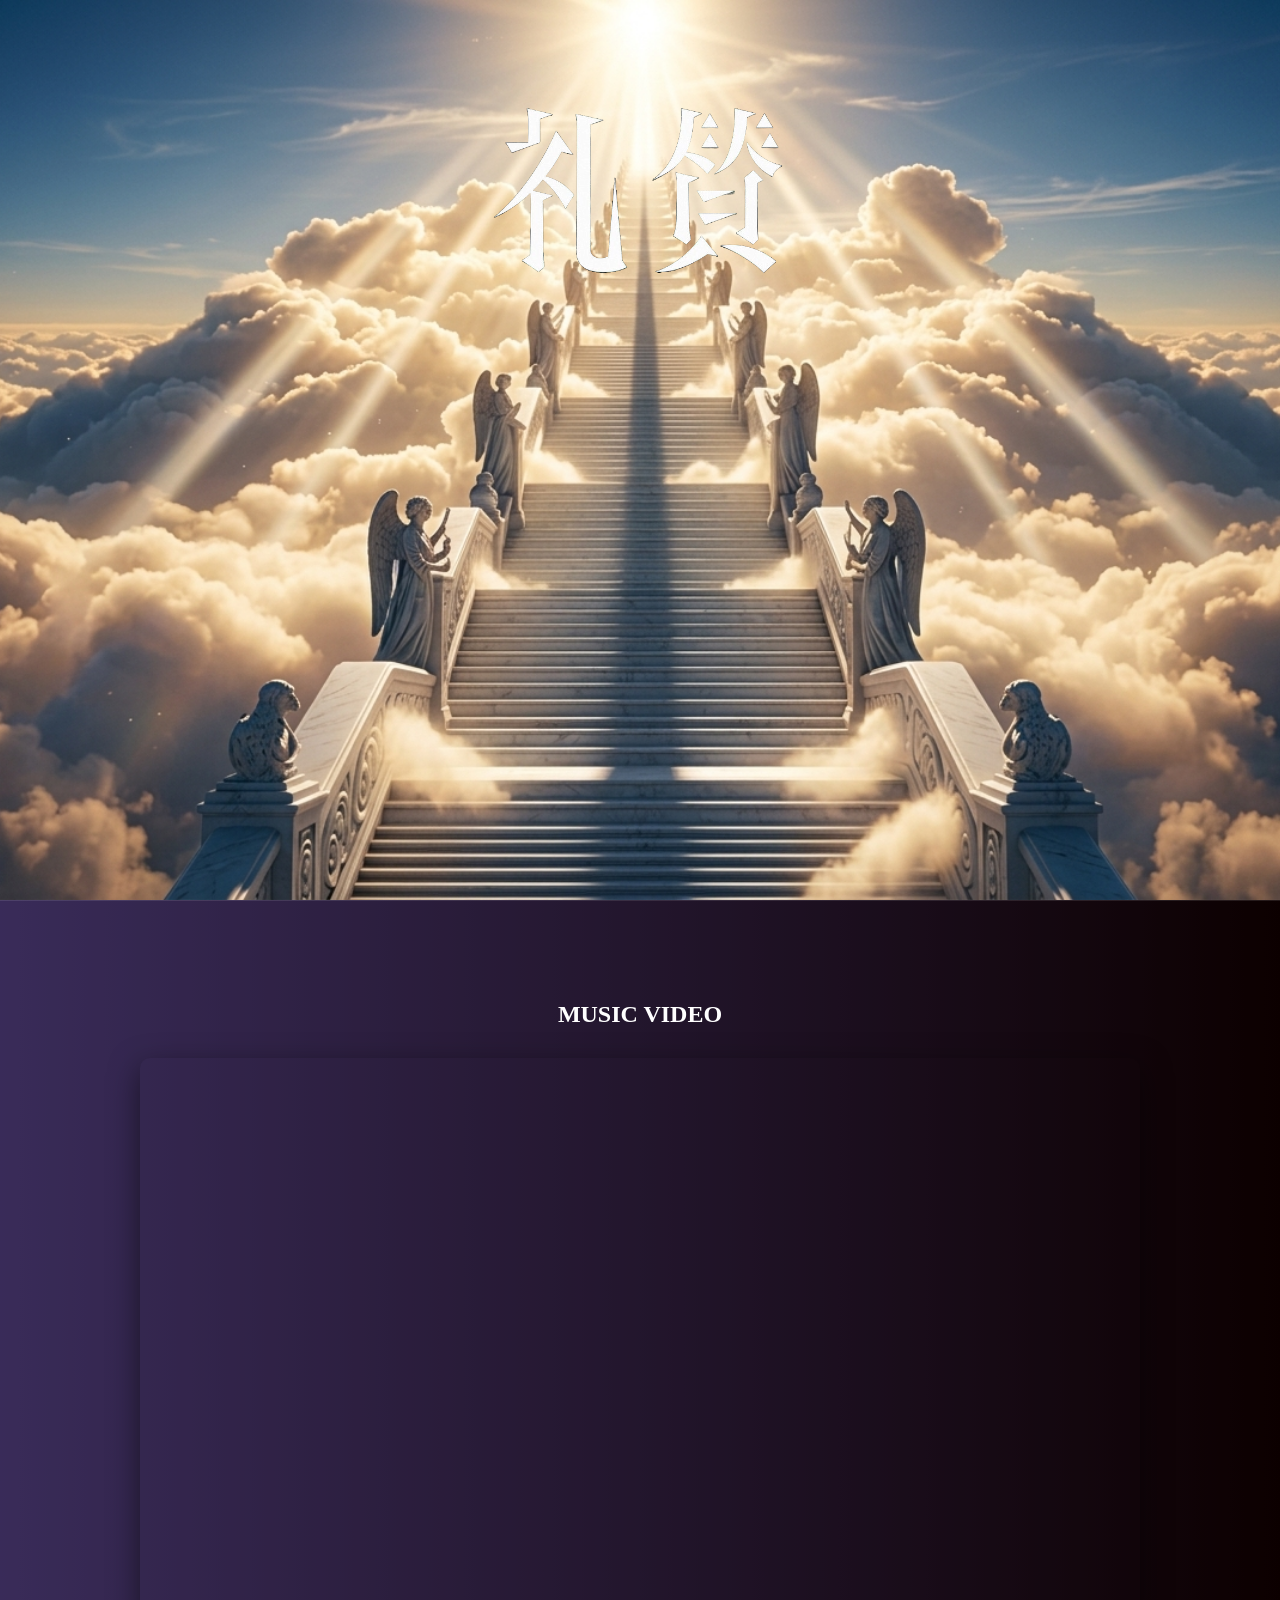
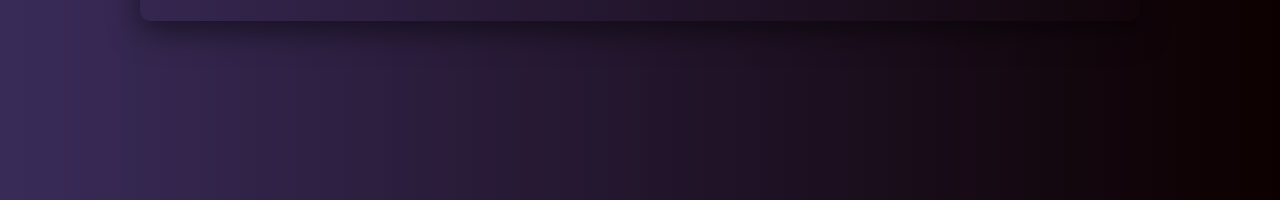
<file: index.html>
<!DOCTYPE html>
<html lang="ja">
<head>
    <meta charset="UTF-8">
    <meta name="viewport" content="width=device-width, initial-scale=1.0">
    <title>礼賛ファンが作ったサイト</title>
    <link rel="stylesheet" href="style.css">
    <link rel="stylesheet" href="https://cdnjs.cloudflare.com/ajax/libs/font-awesome/6.5.1/css/all.min.css">
</head>
<body class="loading">
    <!-- 導入演出（スプラッシュスクリーン） -->
    <div id="splash">
        <img src="data/Rogo.jpg" alt="礼賛" class="splash-logo">
    </div>

    <nav>
        <ul>
            <li><a href="#top">TOP</a></li>
            <li><a href="#music-video">MUSIC VIDEO</a></li>
            <li><a href="member.html">MEMBER</a></li>
        </ul>
    </nav>
    <div class="haikei" id="top">
        <img src="data/Hyousi.jpg" alt="" class="main-img">
        <h1><img src="data/Rogo.jpg" alt="礼賛" class="logo-img"></h1>
        <div class="main-sns-links">
            <a href="https://www.youtube.com/@raisan_official" target="_blank" title="YouTube"><i class="fa-brands fa-youtube"></i></a>
            <a href="https://twitter.com/raisan_official" target="_blank" title="X"><i class="fa-brands fa-x-twitter"></i></a>
            <a href="https://www.instagram.com/raisan_official" target="_blank" title="Instagram"><i class="fa-brands fa-instagram"></i></a>
            <a href="https://open.spotify.com/intl-ja/artist/6s47v81SP75AAu01joweqx" target="_blank" title="Spotify"><i class="fa-brands fa-spotify"></i></a>
        </div>
    </div>

    <section id="music-video">
    <h2>MUSIC VIDEO</h2>
    <div class="video-grid">
        <!-- 1つ目：誰もしらない -->
        <div class="video-container">
            <iframe src="https://www.youtube-nocookie.com/embed/9Kuu948JIho" title="礼賛 - 誰もしらない" frameborder="0" allow="accelerometer; autoplay; clipboard-write; encrypted-media; gyroscope; picture-in-picture; web-share" allowfullscreen></iframe>
        </div>
    </div>
</section>

    <!-- SNS外部スクリプト -->
    <script async src="https://platform.twitter.com/widgets.js" charset="utf-8"></script>

    <!-- 導入演出を終了させるスクリプト -->
    <script>
        window.addEventListener('load', () => {
            setTimeout(() => {
                document.body.classList.remove('loading');
                document.body.classList.add('loaded');
            }, 2000); // 2秒後に演出を終了
        });
    </script>
</body>
</html>
</file>
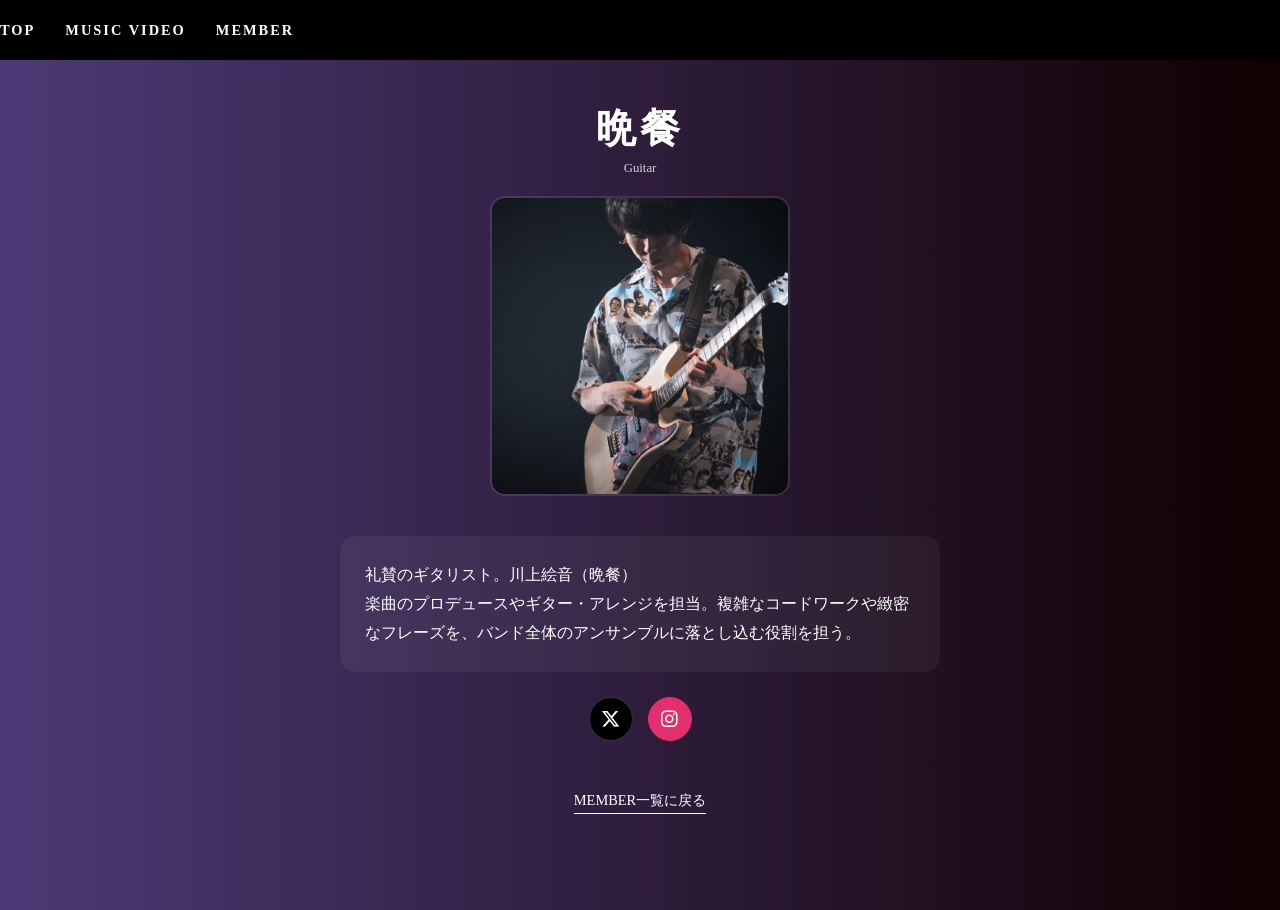
<file: bansan.html>
<!DOCTYPE html>
<html lang="ja">
<head>
    <meta charset="UTF-8">
    <meta name="viewport" content="width=device-width, initial-scale=1.0">
    <title>晩餐 | 礼賛 OFFICIAL SITE</title>
    <link rel="stylesheet" href="style.css">
    <link rel="stylesheet" href="https://cdnjs.cloudflare.com/ajax/libs/font-awesome/6.5.1/css/all.min.css">
</head>
<body>
    <nav>
        <ul>
            <li><a href="index.html#top">TOP</a></li>
            <li><a href="index.html#music-video">MUSIC VIDEO</a></li>
            <li><a href="member.html">MEMBER</a></li>
        </ul>
    </nav>

    <section id="member-detail">
        <div class="member-detail-container">
            <h2 class="member-detail-name">晩餐</h2>
            <p class="member-role">Guitar</p>
            <img src="data/bansan2.jpg" alt="晩餐" class="member-detail-photo"> <!-- 晩餐の大きな写真をbansan2.jpgとして表示します -->
            
            <div class="member-bio">
                <p>礼賛のギタリスト。川上絵音（晩餐）</p>
                <p>楽曲のプロデュースやギター・アレンジを担当。複雑なコードワークや緻密なフレーズを、バンド全体のアンサンブルに落とし込む役割を担う。</p>
            </div>

            <div class="member-sns-links">
                <a href="https://x.com/indigolaEnd" target="_blank" class="x-link" title="X"><i class="fa-brands fa-x-twitter"></i></a>
                <a href="https://www.instagram.com/indigolaend/" target="_blank" class="insta-link" title="Instagram"><i class="fa-brands fa-instagram"></i></a>
            </div>

            <div class="back-home">
                <a href="member.html">MEMBER一覧に戻る</a>
            </div>
        </div>
    </section>
</body>
</html>
</file>
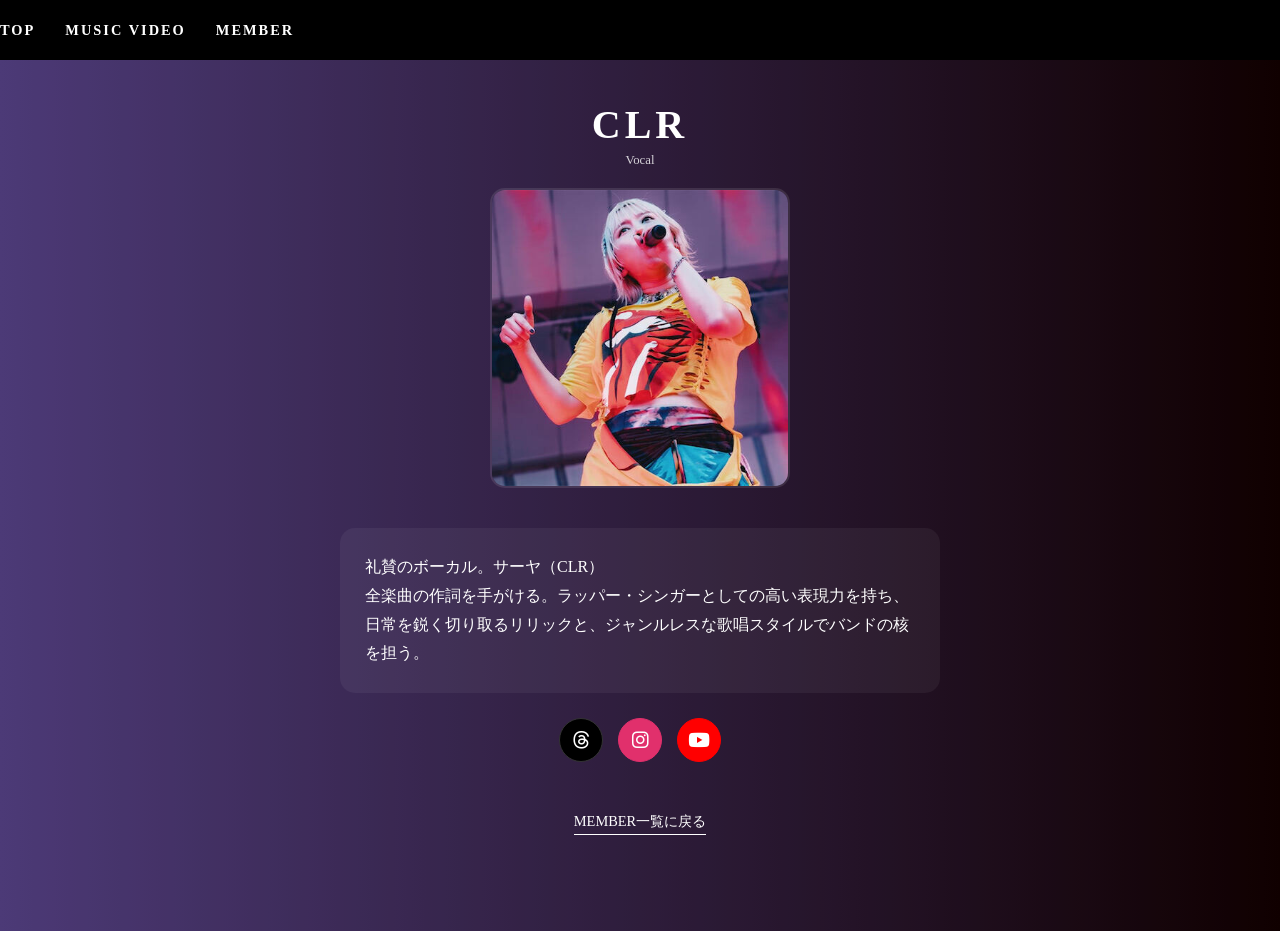
<file: clr.html>
<!DOCTYPE html>
<html lang="ja">
<head>
    <meta charset="UTF-8">
    <meta name="viewport" content="width=device-width, initial-scale=1.0">
    <title>CLR | 礼賛 OFFICIAL SITE</title>
    <link rel="stylesheet" href="style.css">
    <link rel="stylesheet" href="https://cdnjs.cloudflare.com/ajax/libs/font-awesome/6.5.1/css/all.min.css">
</head>
<body>
    <nav>
        <ul>
            <li><a href="index.html#top">TOP</a></li>
            <li><a href="index.html#music-video">MUSIC VIDEO</a></li>
            <li><a href="member.html">MEMBER</a></li>
        </ul>
    </nav>

    <section id="member-detail">
        <div class="member-detail-container">
            <h2 class="member-detail-name">CLR</h2>
            <p class="member-role">Vocal</p>
            <img src="data/clr2.jpg" alt="CLR" class="member-detail-photo"> <!-- CLRの大きな写真を表示します -->
            
            <div class="member-bio">
                <p>礼賛のボーカル。サーヤ（CLR）</p>
                <p>全楽曲の作詞を手がける。ラッパー・シンガーとしての高い表現力を持ち、日常を鋭く切り取るリリックと、ジャンルレスな歌唱スタイルでバンドの核を担う。</p>
            </div>

            <div class="member-sns-links">
                <a href="https://www.threads.net/@sa_ya__official" target="_blank" class="threads-link" title="Threads"><i class="fa-brands fa-threads"></i></a>
                <a href="https://www.instagram.com/sa_ya__official/" target="_blank" class="insta-link" title="Instagram"><i class="fa-brands fa-instagram"></i></a>
                <a href="https://www.youtube.com/@sa_yaSpecialProgram" target="_blank" class="youtube-link" title="YouTube"><i class="fa-brands fa-youtube"></i></a>
            </div>

            <div class="back-home">
                <a href="member.html">MEMBER一覧に戻る</a>
            </div>
        </div>
    </section>
</body>
</html>
</file>
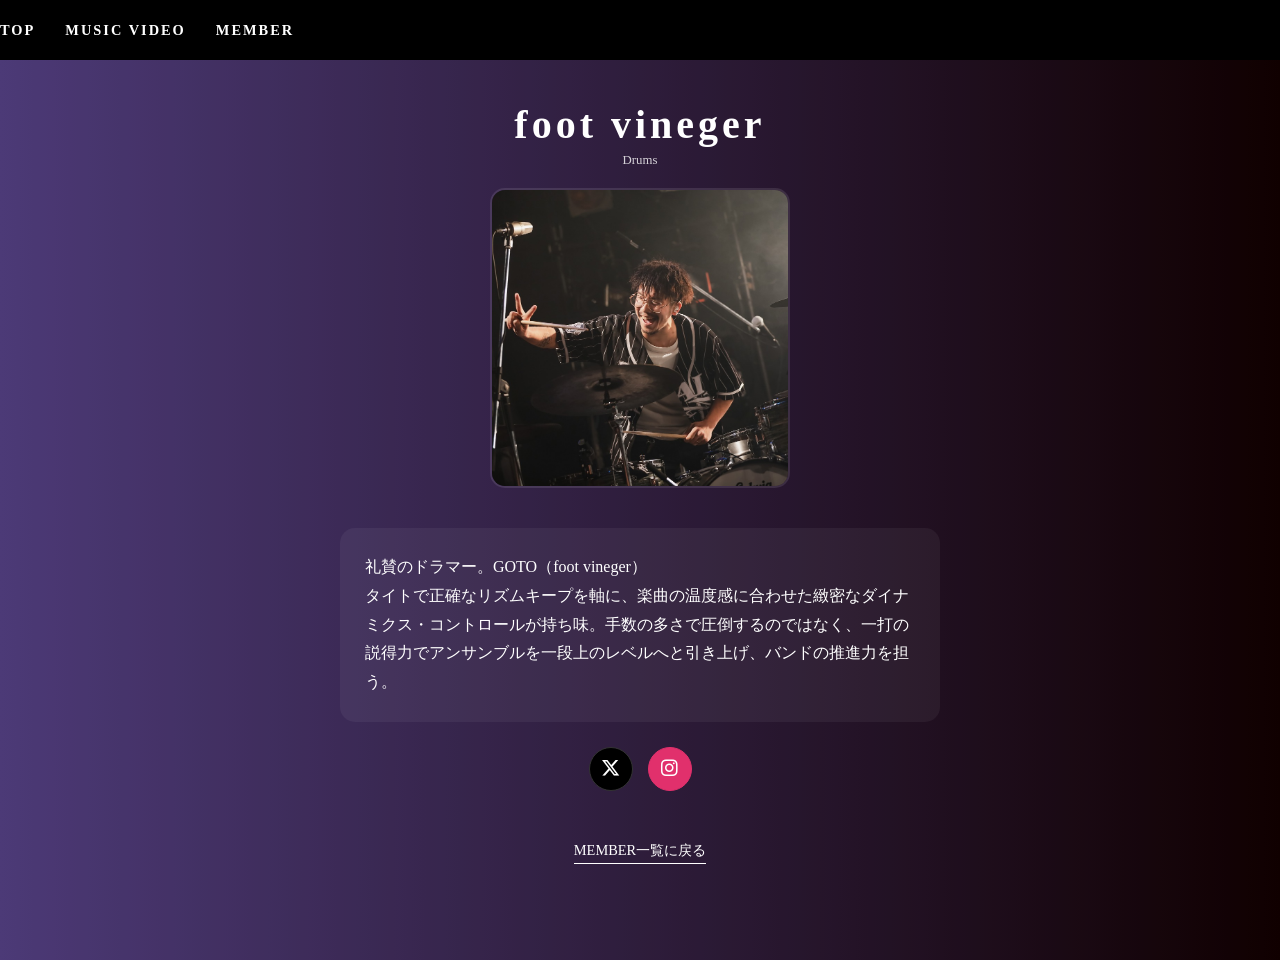
<file: foot-vineger.html>
<!DOCTYPE html>
<html lang="ja">
<head>
    <meta charset="UTF-8">
    <meta name="viewport" content="width=device-width, initial-scale=1.0">
    <title>foot vineger | 礼賛 OFFICIAL SITE</title>
    <link rel="stylesheet" href="style.css">
    <link rel="stylesheet" href="https://cdnjs.cloudflare.com/ajax/libs/font-awesome/6.5.1/css/all.min.css">
</head>
<body>
    <nav>
        <ul>
            <li><a href="index.html#top">TOP</a></li>
            <li><a href="index.html#music-video">MUSIC VIDEO</a></li>
            <li><a href="member.html">MEMBER</a></li>
        </ul>
    </nav>

    <section id="member-detail">
        <div class="member-detail-container">
            <h2 class="member-detail-name">foot vineger</h2>
            <p class="member-role">Drums</p>
            <img src="data/foot-vineger2.jpg" alt="foot vineger" class="member-detail-photo"> <!-- foot vinegerの大きな写真を表示します -->
            
            <div class="member-bio">
                <p>礼賛のドラマー。GOTO（foot vineger）</p>
                <p>タイトで正確なリズムキープを軸に、楽曲の温度感に合わせた緻密なダイナミクス・コントロールが持ち味。手数の多さで圧倒するのではなく、一打の説得力でアンサンブルを一段上のレベルへと引き上げ、バンドの推進力を担う。</p>
            </div>

            <div class="member-sns-links">
                <a href="https://x.com/GOTO_Drums" target="_blank" class="x-link" title="X"><i class="fa-brands fa-x-twitter"></i></a>
                <a href="https://www.instagram.com/goto_drums/?hl=ja" target="_blank" class="insta-link" title="Instagram"><i class="fa-brands fa-instagram"></i></a>
            </div>

            <div class="back-home">
                <a href="member.html">MEMBER一覧に戻る</a>
            </div>
        </div>
    </section>
</body>
</html>
</file>
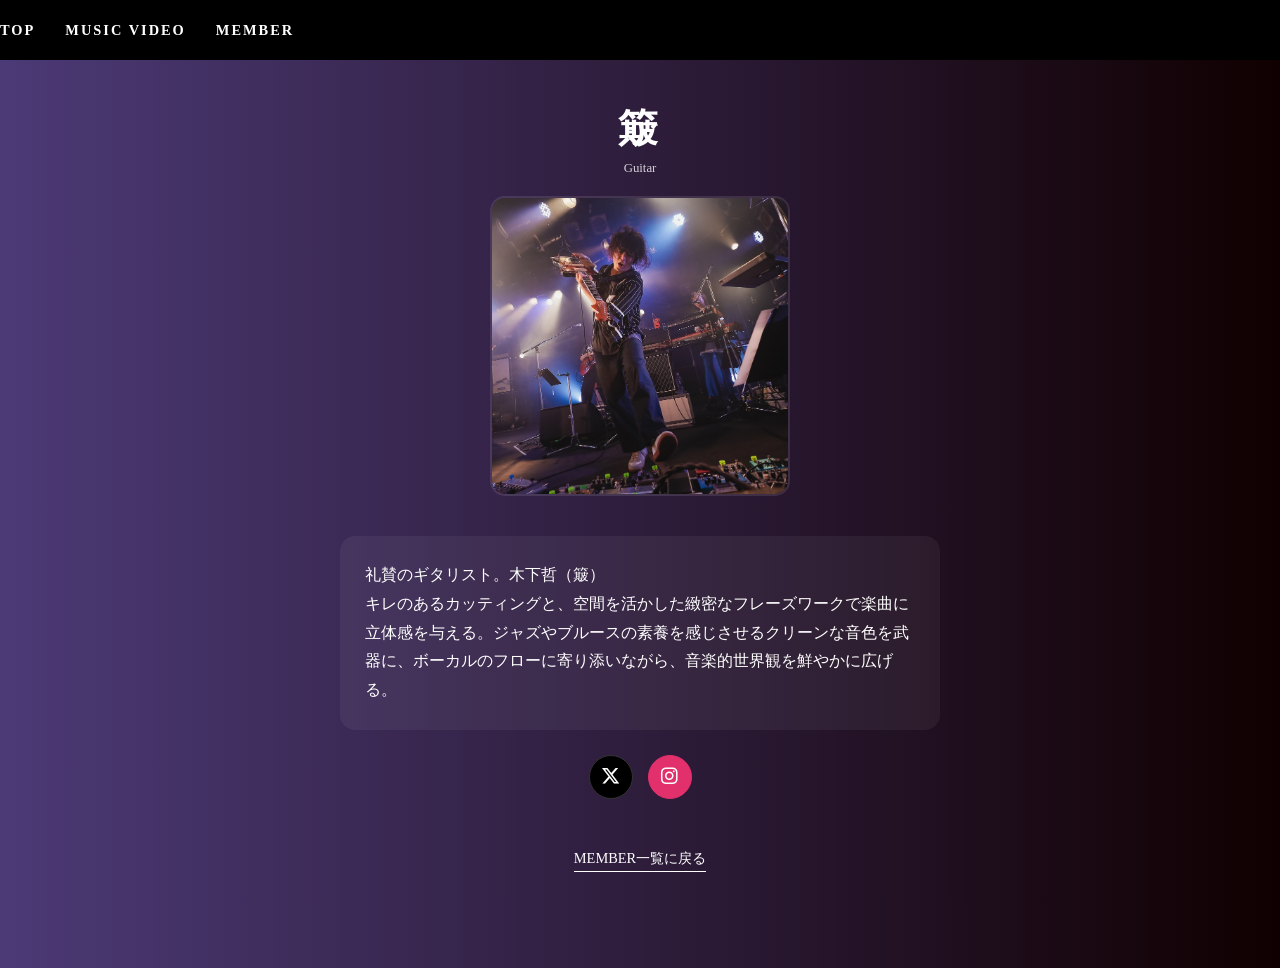
<file: hirareru.html>
<!DOCTYPE html>
<html lang="ja">
<head>
    <meta charset="UTF-8">
    <meta name="viewport" content="width=device-width, initial-scale=1.0">
    <title>簸 | 礼賛 OFFICIAL SITE</title>
    <link rel="stylesheet" href="style.css">
    <link rel="stylesheet" href="https://cdnjs.cloudflare.com/ajax/libs/font-awesome/6.5.1/css/all.min.css">
</head>
<body>
    <nav>
        <ul>
            <li><a href="index.html#top">TOP</a></li>
            <li><a href="index.html#music-video">MUSIC VIDEO</a></li>
            <li><a href="member.html">MEMBER</a></li>
        </ul>
    </nav>

    <section id="member-detail">
        <div class="member-detail-container">
            <h2 class="member-detail-name">簸</h2>
            <p class="member-role">Guitar</p>
            <img src="data/hirareru2.jpg" alt="簸" class="member-detail-photo"> <!-- 簸の大きな写真を表示します -->
            
            <div class="member-bio">
                <p>礼賛のギタリスト。木下哲（簸）</p>
                <p>キレのあるカッティングと、空間を活かした緻密なフレーズワークで楽曲に立体感を与える。ジャズやブルースの素養を感じさせるクリーンな音色を武器に、ボーカルのフローに寄り添いながら、音楽的世界観を鮮やかに広げる。</p>
            </div>

            <div class="member-sns-links">
                <a href="https://x.com/teznagi" target="_blank" class="x-link" title="X"><i class="fa-brands fa-x-twitter"></i></a>
                <a href="https://www.instagram.com/teznagi/" target="_blank" class="insta-link" title="Instagram"><i class="fa-brands fa-instagram"></i></a>
            </div>

            <div class="back-home">
                <a href="member.html">MEMBER一覧に戻る</a>
            </div>
        </div>
    </section>
</body>
</html>
</file>
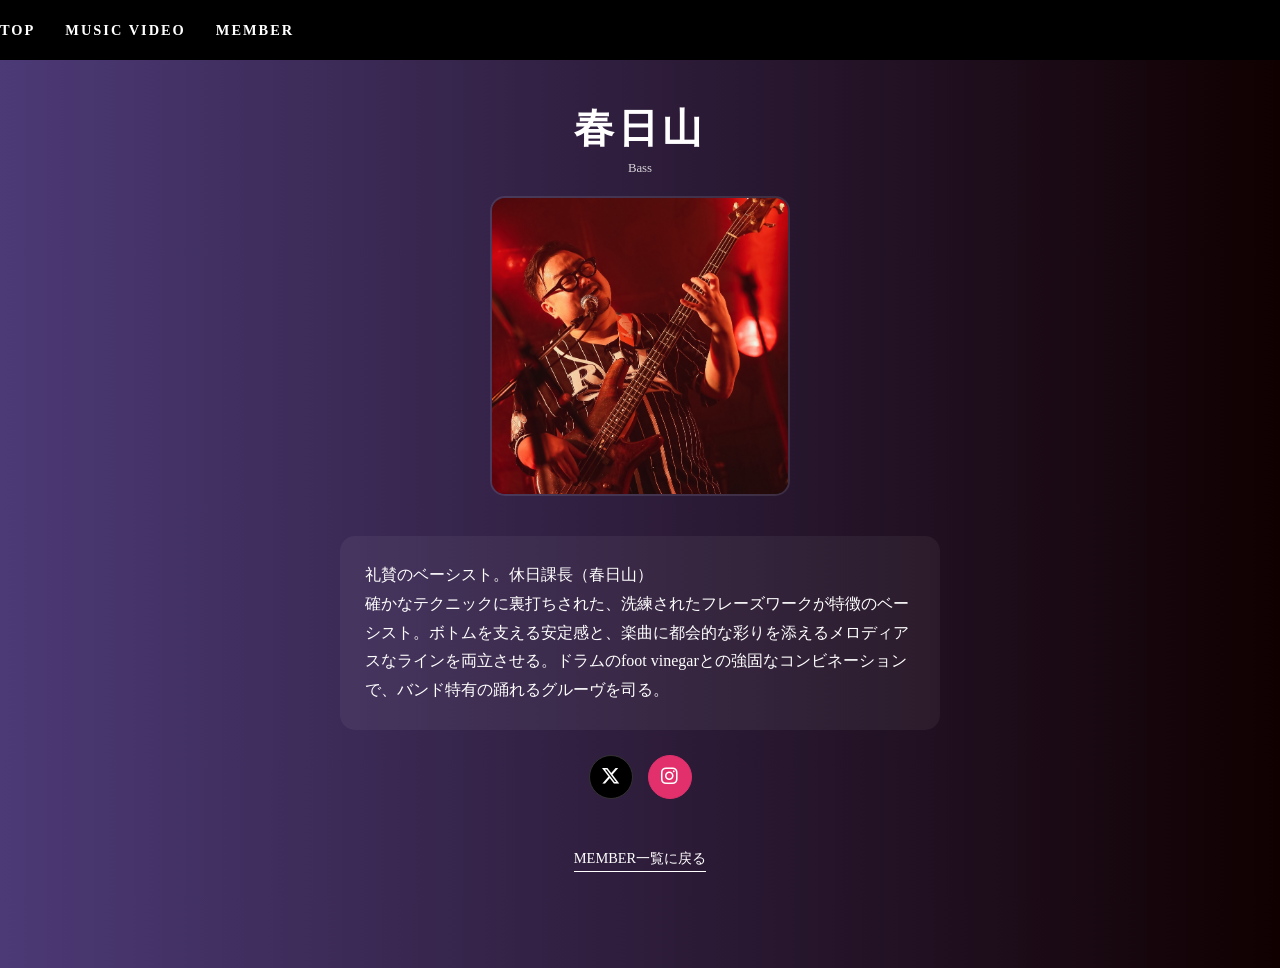
<file: kasugayama.html>
<!DOCTYPE html>
<html lang="ja">
<head>
    <meta charset="UTF-8">
    <meta name="viewport" content="width=device-width, initial-scale=1.0">
    <title>春日山 | 礼賛 OFFICIAL SITE</title>
    <link rel="stylesheet" href="style.css">
    <link rel="stylesheet" href="https://cdnjs.cloudflare.com/ajax/libs/font-awesome/6.5.1/css/all.min.css">
</head>
<body>
    <nav>
        <ul>
            <li><a href="index.html#top">TOP</a></li>
            <li><a href="index.html#music-video">MUSIC VIDEO</a></li>
            <li><a href="member.html">MEMBER</a></li>
        </ul>
    </nav>

    <section id="member-detail">
        <div class="member-detail-container">
            <h2 class="member-detail-name">春日山</h2>
            <p class="member-role">Bass</p>
            <img src="data/kasugayama2.jpg" alt="春日山" class="member-detail-photo"> <!-- 春日山の大きな写真を表示します -->
            
            <div class="member-bio">
                <p>礼賛のベーシスト。休日課長（春日山）</p>
                <p>確かなテクニックに裏打ちされた、洗練されたフレーズワークが特徴のベーシスト。ボトムを支える安定感と、楽曲に都会的な彩りを添えるメロディアスなラインを両立させる。ドラムのfoot vinegarとの強固なコンビネーションで、バンド特有の踊れるグルーヴを司る。</p>
            </div>

            <div class="member-sns-links">
                <a href="https://x.com/eninaranaiotoko?lang=ja" target="_blank" class="x-link" title="X"><i class="fa-brands fa-x-twitter"></i></a>
                <a href="https://www.instagram.com/kyujitsu_kacho/" target="_blank" class="insta-link" title="Instagram"><i class="fa-brands fa-instagram"></i></a>
            </div>

            <div class="back-home">
                <a href="member.html">MEMBER一覧に戻る</a>
            </div>
        </div>
    </section>
</body>
</html>
</file>
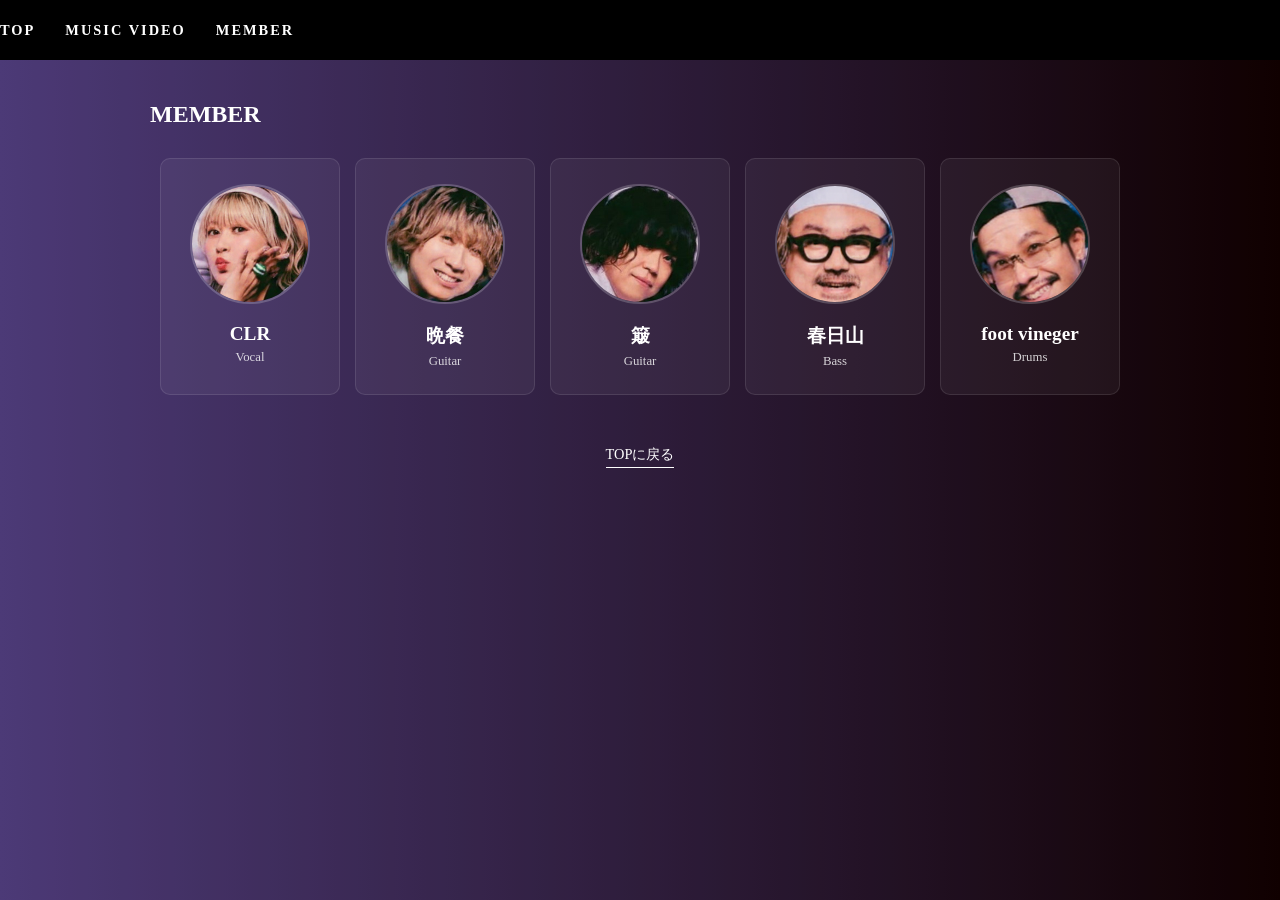
<file: member.html>
<!DOCTYPE html>
<html lang="ja">
<head>
    <meta charset="UTF-8">
    <meta name="viewport" content="width=device-width, initial-scale=1.0">
    <title>MEMBER | 礼賛 OFFICIAL SITE</title>
    <link rel="stylesheet" href="style.css">
</head>
<body>
    <nav>
        <ul>
            <li><a href="index.html#top">TOP</a></li>
            <li><a href="index.html#music-video">MUSIC VIDEO</a></li>
            <li><a href="member.html">MEMBER</a></li>
        </ul>
    </nav>

    <section id="member-list">
        <div class="container">
            <h2>MEMBER</h2>
            <div class="member-grid">
                <a href="clr.html" class="member-card">
                    <img src="data/clr.jpg" alt="CLR" class="member-photo">
                    <div class="member-name">CLR</div>
                    <p class="member-role">Vocal</p>
                </a>
                <a href="bansan.html" class="member-card">
                    <img src="data/bansan.jpg" alt="晩餐" class="member-photo">
                    <div class="member-name">晩餐</div>
                    <p class="member-role">Guitar</p>
                </a>
                <a href="hirareru.html" class="member-card">
                    <img src="data/hirareru.jpg" alt="簸" class="member-photo">
                    <div class="member-name">簸</div>
                    <p class="member-role">Guitar</p>
                </a>
                <a href="kasugayama.html" class="member-card">
                    <img src="data/kasugayama.jpg" alt="春日山" class="member-photo">
                    <div class="member-name">春日山</div>
                    <p class="member-role">Bass</p>
                </a>
                <a href="foot-vineger.html" class="member-card">
                    <img src="data/foot-vineger.jpg" alt="foot vineger" class="member-photo">
                    <div class="member-name">foot vineger</div>
                    <p class="member-role">Drums</p>
                </a>
            </div>
            <div class="back-home">
                <a href="index.html">TOPに戻る</a>
            </div>
        </div>
    </section>

</body>
</html>
</file>
<file: style.css>
html {
    height: 100%;
    background: linear-gradient(90deg, rgb(95, 72, 148), rgb(20, 0, 0)); /* htmlにも背景を設定して隙間を防止します */
    scroll-behavior: smooth; /* ページ内リンクで移動する際に、動きを滑らかにします */
} /* HTML設定の終わりです */

*{ /* 全ての要素（タグ）に適用される一括設定です */
    margin: 0; /* 外側の余白を一度すべてゼロにします */
    padding: 0; /* 内側の余白を一度すべてゼロにします */
    box-sizing: border-box; /* パディングや枠線を幅に含める計算方式にしてズレを防ぎます */
    scroll-padding-top: 60px; /* リンク移動した際、上のメニューに隠れないよう上部を空けます */
} /* 全要素設定の終わりです */

body { /* ページのボディ全体への設定です */
    /* min-height: 100vh により、コンテンツが少なくても画面全体を背景色で満たします */
    min-height: 100vh; /* 画面全体の高さを最低限確保します */
    background: linear-gradient(90deg, rgb(95, 72, 148), rgb(20, 0, 0)); /* 紫から黒へのグラデーション背景です */
    background-attachment: fixed; /* スクロールしても背景が固定されるようにします */
} /* body設定の終わりです */

nav { /* 上部メニューバーの設定です */
    height: 60px; /* メニューの高さを60ピクセルに固定します */
    display: flex; /* 中の要素を横に並べるための仕組みです */
    align-items: center; /* メニュー項目を上下中央に配置します */
    position: fixed; /* スクロールしてもメニューが常に上に表示されるように固定 */
    top: 0;
    width: 100%;
    z-index: 10;
    background-color: rgb(0, 0, 0); /* 不透明な黒 */
}

nav ul {
    list-style: none;
    display: flex;
    justify-content: center; /* 左揃えから中央揃えに戻す */
    gap: 30px;
}

nav ul li a {
    color: white;
    text-decoration: none;
    font-weight: bold;
    font-size: 0.9rem;
    letter-spacing: 2px;
}

.haikei {
    /* flexboxによる中央配置は、子要素をabsoluteにするため不要になります */
    /* display: flex; */
    /* justify-content: center; */
    /* align-items: center; */
    min-height: 100vh;
    position: relative;      /* 子要素の absolute の基準になります */
    overflow: hidden;
    /* 下に向かって暗くなるグラデーションを重ねて、次のセクションとの境目を自然にする */
    background: linear-gradient(to bottom, transparent 70%, rgba(0,0,0,0.4) 100%); /* 次のセクションの背景色に合わせて透明度を調整 */
}

/* 背景画像が最背面に来るように微調整 */
.main-img {
    z-index: 0;
}

.haikei h1 {
    position: absolute;
    top: 60px;               /* ナビ(60px)のすぐ下に配置 */
    left: 50%;               /* 中央に配置 */
    transform: translateX(-50%);
    z-index: 2;
}

.logo-img {
    width: 35vw;             /* ロゴを大きく調整 */
    min-width: 180px;        /* 最小サイズも大きくします */
    height: auto;
    filter: drop-shadow(2px 2px 10px rgba(0,0,0,0.5)); /* 画像の形に合わせた影を付与 */
}

.main-img {
    position: absolute;      /* 画像も絶対配置にして、h1とは独立して中央に配置 */
    top: 60px;               /* ナビ(60px)のすぐ下に配置 */
    left: 50%;               /* 親要素の左端から50% */
    transform: translateX(-50%); /* 左右中央揃えのみ（上下中央を解除） */
    z-index: 1;
    width: 90%;              /* max-widthではなくwidthを指定してサイズを強制的に拡大 */
    height: auto;
    box-shadow: 0 0 20px rgba(0,0,0,0.5); /* 画像に影をつけて浮き立たせる */
}

.main-sns-links {
    position: absolute;
    bottom: 5vh;             /* 画面下部から5%の位置に固定 */
    left: 50%;
    transform: translateX(-50%);
    display: flex;           /* ボタンを並べるための設定です */
    flex-direction: row;     /* 確実に横並びになるように指定します */
    gap: 20px;
    z-index: 3;
}

.main-sns-links a {
    color: white;
    text-decoration: none;
    border: 1px solid white;
    width: 50px;
    height: 50px;
    border-radius: 50%;
    display: flex;
    align-items: center;
    justify-content: center;
    font-size: 1.4rem;
    transition: all 0.3s ease;
    background-color: rgba(0, 0, 0, 0.2);
}

/* 各ボタンのブランドカラー設定 */
.main-sns-links a:nth-child(1) { /* YouTube: 赤 */
    background-color: #ff0000;
    border-color: #ff0000;
}

.main-sns-links a:nth-child(2) { /* X: 黒 */
    background-color: #000000;
    border-color: #000000;
}

.main-sns-links a:nth-child(3) { /* Instagram: ピンク */
    background-color: #e1306c;
    border-color: #e1306c;
}

.main-sns-links a:nth-child(4) { /* Spotify: 緑 */
    background-color: #1db954;
    border-color: #1db954;
}

.main-sns-links a:hover {
    background-color: white;
    color: black;
}

/* 画面の横幅が768px以下の時（スマホ・タブレット）の調整 */
@media (max-width: 768px) {
    .haikei {
        min-height: 100vh;   /* 画面全体を覆うようにして、スクロールするまで次が見えないようにする */
    }

    nav ul {
        flex-wrap: wrap;    /* メニューが多い場合に折り返して表示 */
        gap: 15px;          /* 間隔を狭くして収まりやすくする */
        padding: 0 10px;
    }
    nav ul li a {
        font-size: 0.75rem; /* 文字を少し小さくする */
    }

    .haikei h1 {
        position: absolute; /* メニュー項目(TOP等)との重なりを避けるため、絶対配置に変更 */
        top: 60px;          /* ナビのすぐ下 */
        left: 50%;          /* 水平方向の中央に配置 */
        transform: translateX(-50%); /* 要素自身の幅の半分だけ左に戻して完全に中央寄せ */
        z-index: 2;
    }
    .logo-img {
        width: 70vw;        /* スマホ版のロゴを大きく */
        max-width: 250px;   /* 最大幅も大きく調整 */
        min-width: auto;
    }
    .main-img {
        width: 100%;     /* 確実に幅を専有させる */
        height: unset;   /* height: auto; を解除し、top/bottom で高さを制御 */
        max-height: unset; /* 縦の高さ制限を解除 */
        object-fit: cover; /* 画像全体が領域を覆うように拡大・トリミング */
        top: 60px;       /* スマホ版でもナビのすぐ下 */
        bottom: 10vh;    /* SNSリンクの上端に合わせる */
        transform: translateX(-50%);
    }

    .main-sns-links {
        bottom: 10vh;    /* セクションを短くした分、位置を微調整 */
        gap: 20px;
        flex-direction: row; /* スマホ版でも横並びを維持します */
    }

    .main-sns-links a {
        width: 60px;
        height: 60px;
        font-size: 1.8rem;
    }

    .member-sns-links a {
        width: 55px;
        height: 55px;
        font-size: 1.5rem;
    }

    body {
        background-attachment: scroll; /* スマホでは背景の固定を解除して不具合を防ぎます */
    }

    /* スプラッシュスクリーン関連の調整 */
    #splash {
        padding-top: 5vh; /* スマホではロゴをさらに上に配置 */
    }
    .splash-logo {
        width: 90vw; /* スマホではロゴを少し大きく表示 */
        max-width: 90vw; /* スマホでは最大幅も画面幅に合わせて調整 */
    }
}

/* 各セクションの基本スタイル */
section {
    min-height: 100vh;
    padding: 100px 5vw; /* ナビの高さ(60px)より多めに余白を取り、重なりを解消 */
    color: white;
    border-top: 1px solid rgba(255, 255, 255, 0.1);
    display: flex;
    flex-direction: column;
    align-items: center;
    /* コンテンツの裏に薄い背景を敷いて、グラデーションとの境目を作る */
    background-color: rgba(0, 0, 0, 0.2);
    scroll-margin-top: 60px; /* ナビの高さに合わせる */
}

/* MUSIC VIDEOセクション用のスタイル */
#music-video {
    background-color: rgba(0, 0, 0, 0.4);
    text-align: center;
}

.video-grid {
    display: grid;
    /* 画面幅に合わせて、最小300pxの幅で並べられるだけ並べます */
    grid-template-columns: repeat(auto-fit, minmax(300px, 1fr));
    gap: 30px;
    width: 100%;
    max-width: 1000px;
    margin-top: 30px;
}

.video-container {
    position: relative;
    width: 100%;
    padding-top: 56.25%; /* 16:9の比率を維持するための古いブラウザでも動く設定 */
    height: 0;
}

.video-container iframe {
    position: absolute;
    top: 0;
    left: 0;
    width: 100%;
    height: 100%;
    border-radius: 10px;
    border: none;
    box-shadow: 0 10px 30px rgba(0,0,0,0.5);
}

@media (max-width: 768px) {
    section {
        min-height: auto;    /* モバイルではコンテンツ量に合わせて高さを可変に */
        padding: 80px 5vw;   /* スマホでもナビに被らないよう余白を確保 */
    }
}

.sns-container {
    width: 100%;
    max-width: 600px; /* SNSの幅を制限して見やすくする */
    margin-top: 20px; /* 30pxから20pxに縮小 */
    margin: 0 auto;
}

/* MEMBER ページ用のスタイル */
.member-grid {
    display: grid;
    /* スマホでは強制的に2列にする（1fr 1fr）ことで、横スクロールを防止 */
    grid-template-columns: 1fr 1fr;
    gap: 15px;
    width: 100%;
    max-width: 500px; /* スマホで見やすい幅に制限 */
    margin-top: 30px;
    padding: 0 10px;
}

/* PCやタブレットなど、画面幅が広い（769px以上）時の設定 */
@media (min-width: 769px) {
    .member-grid {
        grid-template-columns: repeat(auto-fit, minmax(180px, 1fr));
        max-width: 1000px;
    }
}

.member-photo {
    width: 80%; /* カード内での写真の大きさ */
    max-width: 120px;
    aspect-ratio: 1 / 1; /* 正方形を維持 */
    object-fit: cover; /* 画像を枠いっぱいに収める */
    border-radius: 50%; /* 円形にする */
    margin-bottom: 15px;
    border: 2px solid rgba(255, 255, 255, 0.2);
}

.member-card {
    text-decoration: none; /* 下線を消す */
    color: white;
    background: rgba(255, 255, 255, 0.05);
    padding: 25px 10px;
    border-radius: 10px;
    text-align: center;
    transition: all 0.3s ease;
    border: 1px solid rgba(255, 255, 255, 0.1);
}

.member-card:hover {
    background: rgba(255, 255, 255, 0.15);
    transform: translateY(-5px);
    border-color: white;
}

.member-name {
    font-size: 1.2rem;
    font-weight: bold;
    margin-bottom: 5px;
}

.member-role {
    font-size: 0.8rem;
    opacity: 0.8;
}

.back-home {
    margin-top: 50px;
    text-align: center;
}

.back-home a {
    color: white;
    text-decoration: none;
    border-bottom: 1px solid white;
    padding-bottom: 5px;
    font-size: 0.9rem;
}

/* 個別ページ用スタイル */
.member-detail-container {
    width: 100%;
    max-width: 600px; /* スマホで見やすい幅 */
    margin: 0 auto;
    display: flex;
    flex-direction: column;
    align-items: center;
}

.member-detail-photo { /* 個別ページ用写真のスタイル設定です */
    width: 100%; /* 横幅をコンテナいっぱいに広げます */
    max-width: 300px; /* 写真が大きくなりすぎないよう上限を決めます */
    aspect-ratio: 1 / 1; /* 正方形で表示します */
    object-fit: cover; /* 枠に合わせて画像を切り抜きます */
    border-radius: 15px; /* 角を少し丸くします */
    margin: 20px 0; /* 上下に余白を作ります */
    border: 2px solid rgba(255, 255, 255, 0.1); /* 薄い枠線を付けて境界をはっきりさせます */
} /* 写真スタイルの終わりです */

.member-detail-name {
    font-size: 2.5rem; /* スマホで適切なサイズ */
    margin-bottom: 5px;
    letter-spacing: 0.1em;
}

.member-bio {
    background: rgba(255, 255, 255, 0.05);
    padding: 25px;
    border-radius: 15px;
    line-height: 1.8;
    margin-top: 20px;
}

/* 個別ページ用SNSボタン */
.member-sns-links {
    display: flex;
    gap: 15px;
    margin-top: 25px;
    justify-content: center;
}

.member-sns-links a {
    color: white;
    text-decoration: none;
    width: 44px;
    height: 44px;
    border-radius: 50%;
    display: flex;
    align-items: center;
    justify-content: center;
    font-size: 1.2rem;
    transition: all 0.3s ease;
}
.member-sns-links a.x-link,
.member-sns-links a.threads-link { background-color: #000; border: 1px solid #333; }
.member-sns-links a.insta-link { background-color: #e1306c; border: 1px solid #e1306c; }
.member-sns-links a.youtube-link { background-color: #ff0000; border: 1px solid #ff0000; }

.member-sns-links a:hover {
    background-color: white;
    color: black;
    border-color: white;
}

/* --- 導入演出（スプラッシュスクリーン）のスタイル --- */
#splash {
    position: fixed;
    top: 0;
    left: 0;
    width: 100%;
    height: 100%;
    background: url('data/haikei.jpg') no-repeat center center; /* 背景を画像に変更 */
    background-size: cover; /* 画面いっぱいに表示 */
    background-color: #000; /* 画像が読み込まれるまでの待機色 */
    z-index: 10000;   /* 一番手前に表示 */
    display: flex;
    justify-content: center;
    align-items: flex-start; /* 上寄せに変更 */
    padding-top: 10vh;      /* 画面上部から10%の位置に配置 */
    transition: opacity 1s ease, visibility 1s ease;
}

.splash-logo {
    width: 80vw; /* スプラッシュロゴも大きく */
    max-width: 600px; /* 最大幅も調整 */
    opacity: 0;
    transform: scale(0.5);
    /* ふわっと大きく出てくるアニメーション */
    animation: splash-anim 1.5s ease-out forwards;
}

@keyframes splash-anim {
    0% {
        opacity: 0;
        transform: scale(0.5);
    }
    50% {
        opacity: 1;
        transform: scale(1.1);
    }
    100% {
        opacity: 1;
        transform: scale(1);
    }
}

/* 演出終了後の処理 */
body.loaded #splash {
    opacity: 0;
    visibility: hidden;
}

body.loading {
    overflow: hidden; /* 演出中はスクロール禁止 */
}
</file>
